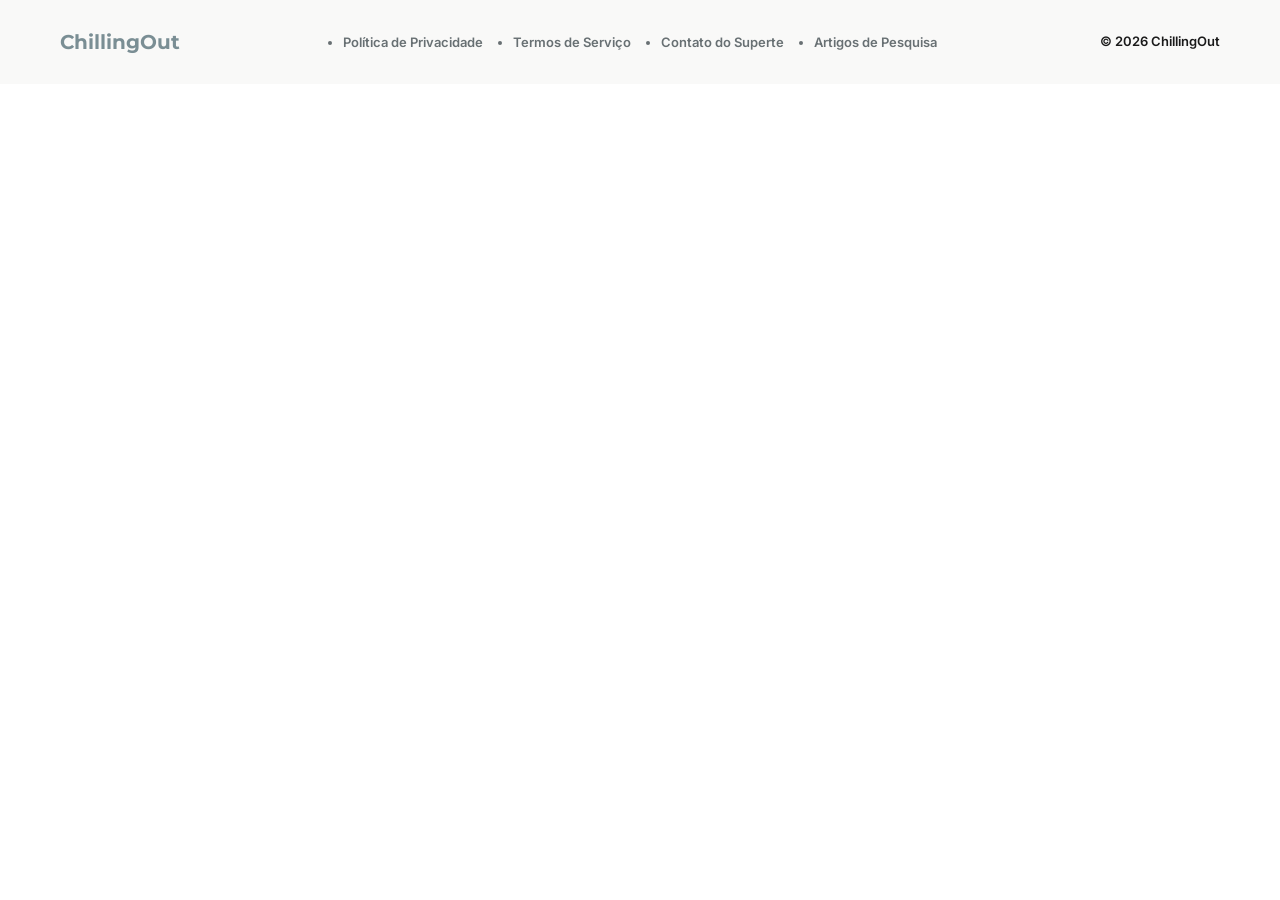
<file: index.html>
<!DOCTYPE html>
<html lang="pt-br">
<head>
    <meta charset="UTF-8">
    <meta name="viewport" content="width=device-width, initial-scale=1.0">
    <link rel="stylesheet" href="./src/style/app.css">
    <title>ChillingOut</title>
</head>
<body>
    <header></header>
    <main>
        <section>

        </section>
        <section>

        </section>
        <section>

        </section>
        <section>
            
        </section>
    </main>
    <footer class="footer-conteiner">
        <h3 class="title-footer">ChillingOut</h3>
        <ul class="footer-list">
            <li class="list-item">Política de Privacidade</li>
            <li class="list-item">Termos de Serviço</li>
            <li class="list-item">Contato do Superte</li>
            <li class="list-item">Artigos de Pesquisa</li>
        </ul>
        <p class="footer-p">&copy; 2026 ChillingOut</p>
    </footer>
</body>
</html>
</file>
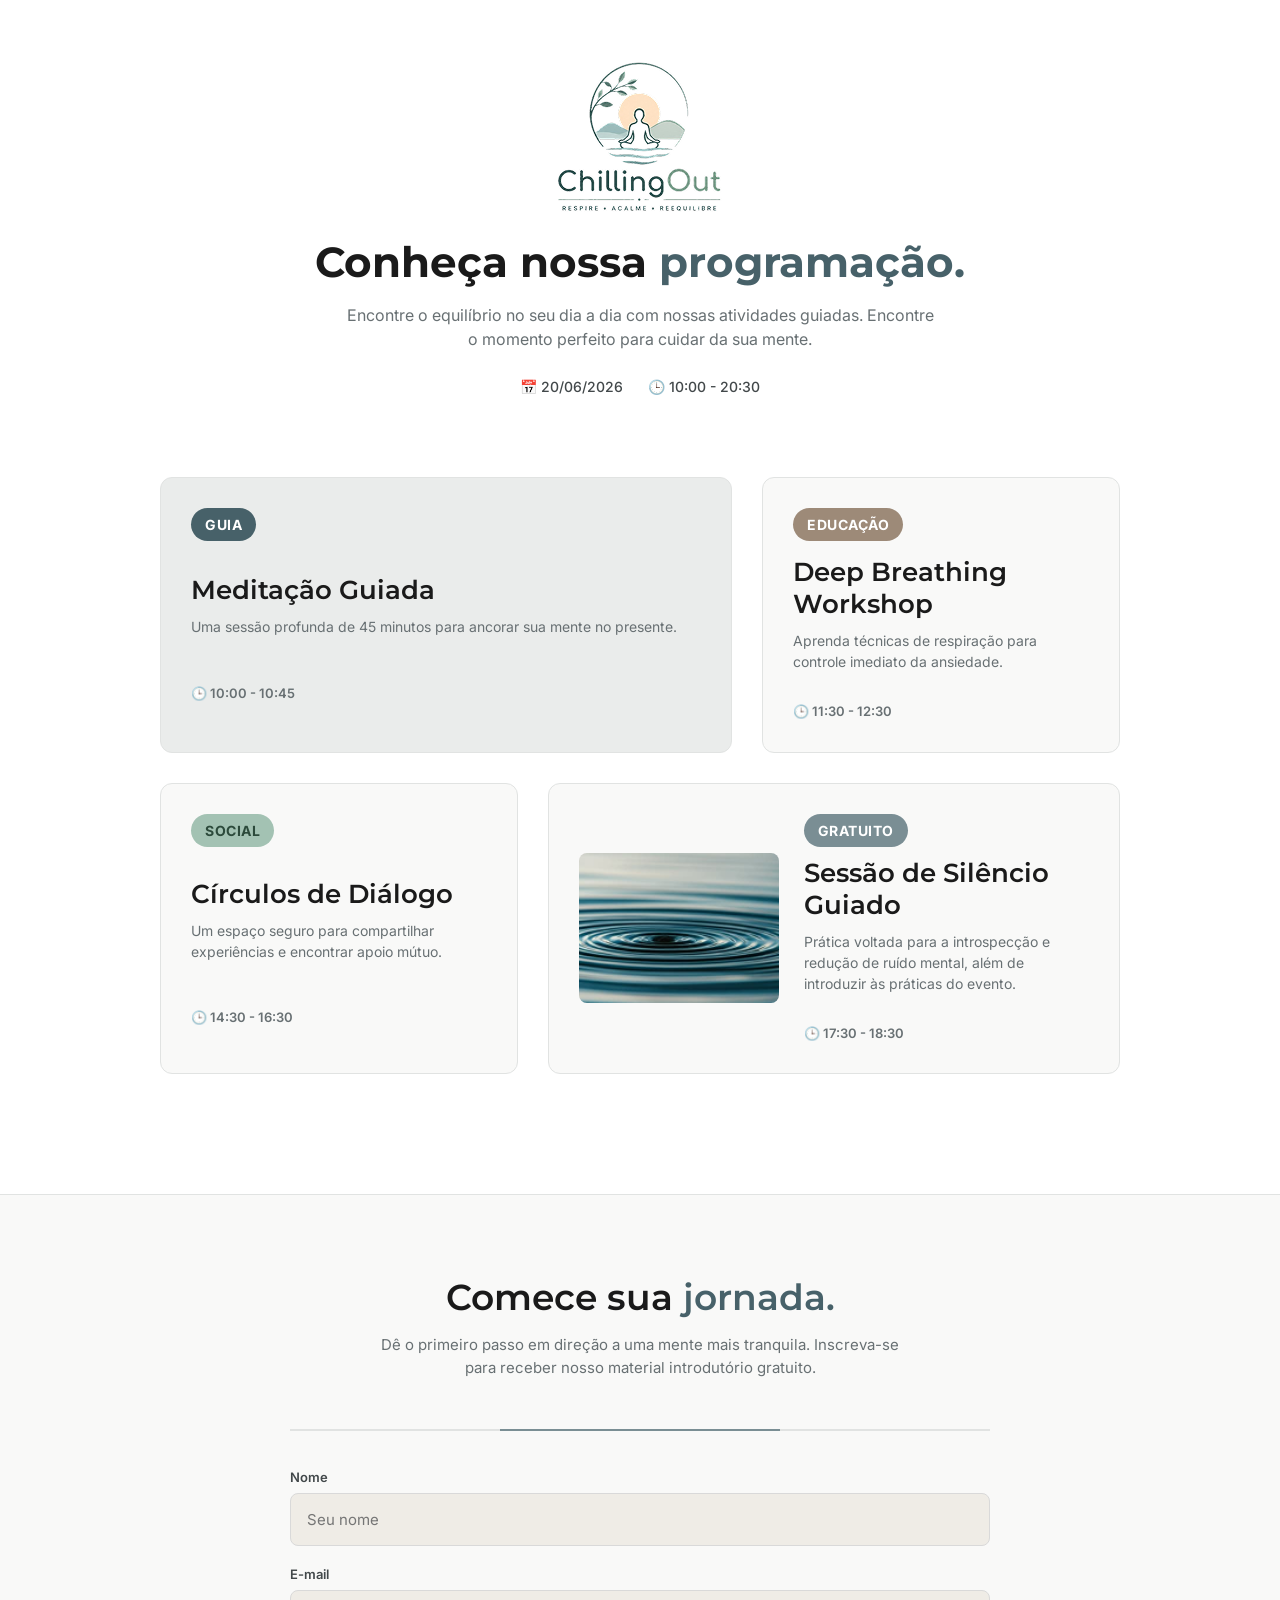
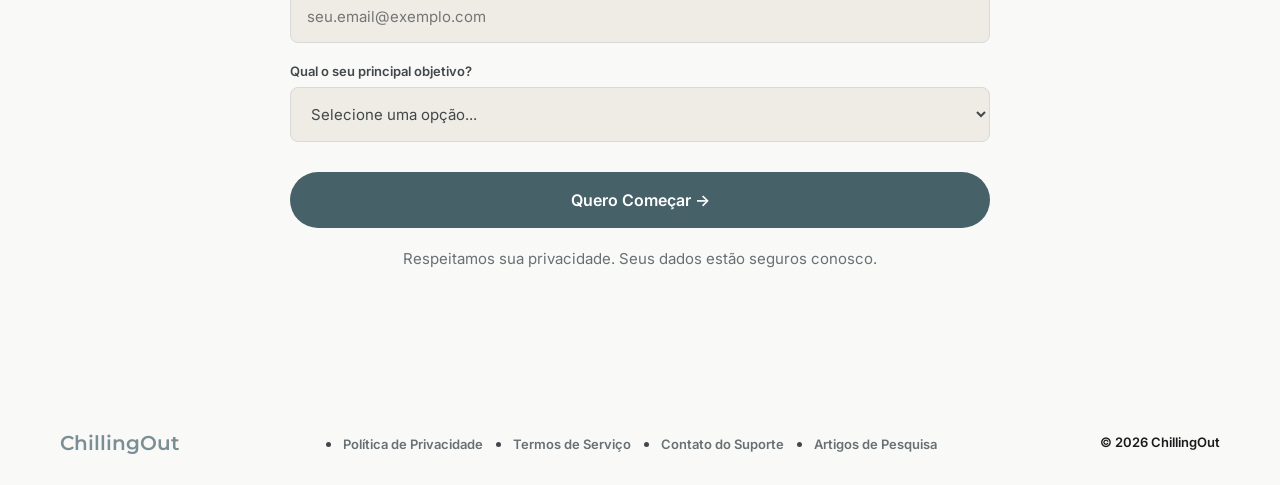
<file: src/pages/cadastro.html>
<!DOCTYPE html>
<html lang="pt-BR">
    <head>
        <meta charset="UTF-8">
        <meta name="viewport" content="width=device-width, initial-scale=1.0">
        <title>ChillingOut - Programação</title>
        <link rel="stylesheet" href="../style/app.css">
    </head>

    <body>
        <div class="pagina-cadastro">
            <main>
                <header>
                    <a href="index.html">
                        <img src="../assets/logo.png" alt="Logo ChillingOut">
                    </a>
                    <h1>
                        Conheça nossa <span>programação.</span>
                    </h1>
                    <p>
                        Encontre o equilíbrio no seu dia a dia com nossas atividades guiadas.
                        Encontre o momento perfeito para cuidar da sua mente.
                    </p>
                    <div class="informacoes-evento">
                        <p>📅 20/06/2026</p>
                        <p>🕒 10:00 - 20:30</p>
                    </div>
                </header>
                <section class="atividades">
                    <div class="linha1">
                        <div class="card meditacao">
                            <p class="categoria cat-guia">GUIA</p>
                            <h2>Meditação Guiada</h2>
                            <p>Uma sessão profunda de 45 minutos para ancorar sua mente no presente.</p>
                            <p class="horario">🕒 10:00 - 10:45</p>
                        </div>
                        <div class="card breathing">
                            <p class="categoria cat-educacao">EDUCAÇÃO</p>
                            <h2>Deep Breathing Workshop</h2>
                            <p>Aprenda técnicas de respiração para controle imediato da ansiedade.</p>
                            <p class="horario">🕒 11:30 - 12:30</p>
                        </div>
                    </div>
                    <div class="linha2">
                        <div class="card dialogo">
                            <p class="categoria cat-social">SOCIAL</p>
                            <h2>Círculos de Diálogo</h2>
                            <p>Um espaço seguro para compartilhar experiências e encontrar apoio mútuo.</p>
                            <p class="horario">🕒 14:30 - 16:30</p>
                        </div>
                        <div class="card silencio">
                            <img src="../assets/agua.png" alt="Ondas na água" class="img-silencio">
                            <div class="texto-silencio">
                                <p class="categoria cat-gratuito">GRATUITO</p>
                                <h2>Sessão de Silêncio Guiado</h2>
                                <p>
                                    Prática voltada para a introspecção e redução de ruído mental,
                                    além de introduzir às práticas do evento.
                                </p>
                                <p class="horario">🕒 17:30 - 18:30</p>
                            </div>
                        </div>
                    </div>
                </section>
            </main>
            <section class="cadastro">
                <h2>
                    Comece sua <span>jornada.</span>
                </h2>
                <p>
                    Dê o primeiro passo em direção a uma mente mais tranquila.
                    Inscreva-se para receber nosso material introdutório gratuito.
                </p>
                <form>
                    <label for="nome">Nome</label>
                    <input type="text" id="nome" name="nome" placeholder="Seu nome" required>
                    <label for="email">E-mail</label>
                    <input type="email" id="email" name="email" placeholder="seu.email@exemplo.com" required>
                    <label for="objetivo">Qual o seu principal objetivo?</label>
                    <select id="objetivo" name="objetivo">
                        <option value="" selected disabled>Selecione uma opção...</option>
                        <option value="reduzir-ansiedade">Reduzir a ansiedade</option>
                        <option value="meditacao">Aprender meditação</option>
                        <option value="autoconhecimento">Desenvolver o autoconhecimento</option>
                        <option value="bem-estar">Melhorar o bem-estar emocional</option>
                    </select>
                    <button type="submit">Quero Começar →</button>
                </form>
                <p class="privacidade">
                    Respeitamos sua privacidade. Seus dados estão seguros conosco.
                </p>
            </section>
            <footer>
                <h2 class="title-footer">ChillingOut</h2>
                <nav class="nav-footer">
                    <ul class="footer-list">
                        <li><a href="#" class="list-item">Política de Privacidade</a></li>
                        <li><a href="#" class="list-item">Termos de Serviço</a></li>
                        <li><a href="#" class="list-item">Contato do Suporte</a></li>
                        <li><a href="#" class="list-item">Artigos de Pesquisa</a></li>
                    </ul>
                </nav>
                <p>© 2026 ChillingOut</p>
            </footer>
        </div>
    </body>
</html>
</file>
<file: src/style/app.css>
/* Importações de fontes pelo Google Fonts */
@import url("https://fonts.googleapis.com/css2?family=Montserrat:ital,wght@0,100..900;1,100..900&display=swap");
@import url("https://fonts.googleapis.com/css2?family=Inter:ital,opsz,wght@0,14..32,100..900;1,14..32,100..900&display=swap");

/* --- Variáveis Globais --- */
:root {
    /* Fontes */
    --font-title: "Montserrat", sans-serif;
    --font-text: "Inter", sans-serif;

    /* Cores base */
    --color-page-bg: #FFFFFF;
    --color-section-bg: #F9F9F8;
    --color-card-bg: #F9F9F8;
    --color-card-highlight-bg: #EAECEB;
    --color-input-bg: #EFECE6;

    /* Cores de texto */
    --color-title: #1A1A1A;
    --color-text: #42484A;
    --color-text-muted: #687073;
    --color-text-light: #FFFFFF;
    --color-tag-social-text: #2C4A3B;

    /* Cores principais */
    --color-primary: #476169;
    --color-primary-hover: #364B52;
    --color-secondary: #7A8E94;

    /* Cores de categorias */
    --color-category-guide: #476169;
    --color-category-education: #9D8A78;
    --color-category-social: #A3C2B3;
    --color-category-free: #7A8E94;

    /* Cores de borda e sombra */
    --color-border: #E1E3E2;
    --color-input-border: #D9D9D9;
    --color-card-shadow: rgba(83, 119, 142, 0.825);

    /* Pesos */
    --font-weight-medium: 500;
    --font-weight-semibold: 600;
    --font-weight-bold: 700;

    /* Tipografia */
    --line-height-text: 1.5;
    --letter-spacing-category: 0.5px;

    --font-size-category: 10px;
    --font-size-privacy: 12px;
    --font-size-small: 13px;
    --font-size-card-text: 14px;
    --font-size-form: 15px;
    --font-size-base: 16px;
    --font-size-footer-title: 20px;
    --font-size-card-title: 26px;
    --font-size-section-title: 36px;
    --font-size-page-title: 42px;

    /* Medidas reutilizáveis */
    --size-none: 0;
    --size-border: 1px;
    --size-line: 2px;
    --size-shadow-blur: 3px;
    --size-shadow-spread: 3px;
    --size-category-padding-y: 6px;
    --size-radius-small: 8px;
    --size-space-small: 10px;
    --size-radius-card: 12px;
    --size-category-padding-x: 14px;
    --size-space-md: 15px;
    --size-input-padding: 16px;
    --size-button-padding: 18px;
    --size-space-lg: 20px;
    --size-space-xl: 25px;
    --size-space-xxl: 30px;
    --size-form-padding-top: 40px;
    --size-space-section: 50px;
    --size-main-padding-y: 60px;
    --size-section-padding-y: 80px;
    --size-image-max-height: 150px;
    --size-image-width: 200px;
    --size-text-cadastro-max: 550px;
    --size-header-text-max: 600px;
    --size-form-max: 700px;
    --size-main-max: 1000px;

    /* Porcentagens e grid */
    --width-full: 100%;
    --width-form-line-active: 40%;
    --position-center: 50%;
    --position-center-negative: -50%;
    --grid-column-base: 1fr;
    --grid-column-wide: 1.6fr;

    /* Bordas */
    --radius-button: 30px;
    --radius-pill: 100px;

    /* Animações e efeitos */
    --transition-fast: 0.3s;
    --card-hover-distance: -7px;
    --shadow-card-hover: 2px 2px var(--size-shadow-blur) var(--size-shadow-spread) var(--color-card-shadow);
}

/* --- Reset Global e Body --- */
* {
    margin: var(--size-none);
    padding: var(--size-none);
    box-sizing: border-box;
}

body {
    font-family: var(--font-text);
}

h1,
h2,
h3,
button {
    font-family: var(--font-title);
}

.pagina-cadastro {
    background: var(--color-page-bg);
    font-family: var(--font-text);
    color: var(--color-text);
}

.pagina-cadastro main {
    max-width: var(--size-main-max);
    margin: var(--size-none) auto;
    padding: var(--size-main-padding-y) var(--size-space-lg);
}

/* --- Tipografia Geral --- */
h1 {
    font-family: var(--font-title);
    font-size: var(--font-size-page-title);
    text-align: center;
    color: var(--color-title);
    margin-bottom: var(--size-space-md);
}

h1 span {
    color: var(--color-primary);
}

h2 {
    font-family: var(--font-title);
    font-size: var(--font-size-card-title);
    font-weight: var(--font-weight-semibold);
    color: var(--color-title);
}

p {
    line-height: var(--line-height-text);
}

/* --- Header --- */
.pagina-cadastro header {
    text-align: center;
    margin-bottom: var(--size-section-padding-y);
    display: flex;
    flex-direction: column;
    align-items: center;
}

.pagina-cadastro header img {
    margin-bottom: var(--size-space-lg);
    cursor: pointer;
}

.pagina-cadastro header > p {
    font-size: var(--font-size-base);
    max-width: var(--size-header-text-max);
    color: var(--color-text-muted);
}

.informacoes-evento {
    display: flex;
    justify-content: center;
    gap: var(--size-space-xl);
    margin-top: var(--size-space-xl);
}

.informacoes-evento p {
    font-size: var(--font-size-card-text);
    font-weight: var(--font-weight-medium);
    color: var(--color-text);
}

/* --- Seção de Atividades (Cards) --- */
.atividades {
    display: flex;
    flex-direction: column;
    gap: var(--size-space-xxl);
    margin-bottom: var(--size-main-padding-y);
}

.linha1 {
    display: grid;
    grid-template-columns: var(--grid-column-wide) var(--grid-column-base);
    gap: var(--size-space-xxl);
}

.linha2 {
    display: grid;
    grid-template-columns: var(--grid-column-base) var(--grid-column-wide);
    gap: var(--size-space-xxl);
}

.card {
    border: var(--size-border) solid var(--color-border);
    border-radius: var(--size-radius-card);
    padding: var(--size-space-xxl);
    display: flex;
    flex-direction: column;
    align-items: flex-start;
    background: var(--color-card-bg);
    transition: transform var(--transition-fast) ease;
}

.card:hover {
    transform: translateY(var(--card-hover-distance));
    box-shadow: var(--shadow-card-hover);
}

.card h2 {
    margin: var(--size-space-md) var(--size-none) var(--size-space-small) var(--size-none);
}

.card > p {
    font-size: var(--font-size-card-text);
    color: var(--color-text-muted);
    margin-bottom: auto;
}

.horario {
    font-size: var(--font-size-small) !important;
    font-weight: var(--font-weight-semibold);
    margin-top: var(--size-space-xxl);
    color: var(--color-text);
}

/* Estilização das Tags/Categorias */
.categoria {
    font-size: var(--font-size-category);
    font-weight: var(--font-weight-bold);
    letter-spacing: var(--letter-spacing-category);
    color: var(--color-text-light) !important;
    padding: var(--size-category-padding-y) var(--size-category-padding-x);
    border-radius: var(--radius-pill);
    text-transform: uppercase;
}

.cat-guia {
    background: var(--color-category-guide);
}

.cat-educacao {
    background: var(--color-category-education);
}

.cat-social {
    background: var(--color-category-social);
    color: var(--color-tag-social-text) !important;
}

.cat-gratuito {
    background: var(--color-category-free);
}

/* Fundos específicos dos cards baseados no Figma */
.meditacao {
    background: var(--color-card-highlight-bg);
}

/* Estrutura especial para o Card Silêncio */
.silencio {
    flex-direction: row;
    align-items: center;
    gap: var(--size-space-xl);
}

.img-silencio {
    width: var(--size-image-width);
    height: var(--width-full);
    max-height: var(--size-image-max-height);
    object-fit: cover;
    border-radius: var(--size-radius-small);
}

.texto-silencio {
    display: flex;
    flex-direction: column;
    align-items: flex-start;
    height: var(--width-full);
}

.texto-silencio > p {
    font-size: var(--font-size-card-text);
    color: var(--color-text-muted);
    margin-bottom: auto;
}

.texto-silencio h2 {
    margin: var(--size-space-small) var(--size-none);
}

/* --- Seção de Cadastro --- */
.cadastro {
    background: var(--color-section-bg);
    padding: var(--size-section-padding-y) var(--size-space-lg);
    display: flex;
    flex-direction: column;
    align-items: center;
    border-top: var(--size-border) solid var(--color-border);
}

.cadastro h2 {
    font-size: var(--font-size-section-title);
    margin-bottom: var(--size-space-md);
}

.cadastro h2 span {
    color: var(--color-primary);
}

.cadastro > p {
    max-width: var(--size-text-cadastro-max);
    text-align: center;
    margin-bottom: var(--size-space-section);
    font-size: var(--font-size-form);
    color: var(--color-text-muted);
}

/* Formulário e Linha Decorativa */
.cadastro form {
    width: var(--width-full);
    max-width: var(--size-form-max);
    display: flex;
    flex-direction: column;
    position: relative;
    padding-top: var(--size-form-padding-top);
}

.cadastro form::before {
    content: "";
    position: absolute;
    top: var(--size-none);
    left: var(--size-none);
    width: var(--width-full);
    height: var(--size-line);
    background: var(--color-border);
}

.cadastro form::after {
    content: "";
    position: absolute;
    top: var(--size-none);
    left: var(--position-center);
    transform: translateX(var(--position-center-negative));
    width: var(--width-form-line-active);
    height: var(--size-line);
    background: var(--color-secondary);
}

.cadastro label {
    font-size: var(--font-size-small);
    font-weight: var(--font-weight-semibold);
    margin: var(--size-space-lg) var(--size-none) var(--size-radius-small) var(--size-none);
}

.cadastro label:first-of-type {
    margin-top: var(--size-none);
}

.cadastro input,
.cadastro select {
    font-family: var(--font-text);
    font-size: var(--font-size-form);
    padding: var(--size-input-padding);
    border: var(--size-border) solid var(--color-input-border);
    border-radius: var(--size-radius-small);
    background-color: var(--color-input-bg);
    color: var(--color-text);
    outline: none;
    transition: border-color var(--transition-fast);
}

.cadastro input:focus,
.cadastro select:focus {
    border-color: var(--color-primary);
}

.cadastro button {
    background-color: var(--color-primary);
    color: var(--color-text-light);
    font-family: var(--font-text);
    font-size: var(--font-size-base);
    font-weight: var(--font-weight-semibold);
    padding: var(--size-button-padding);
    border: none;
    border-radius: var(--radius-button);
    cursor: pointer;
    margin-top: var(--size-space-xxl);
    transition: background-color var(--transition-fast);
    width: var(--width-full);
}

.cadastro button:hover {
    background-color: var(--color-primary-hover);
}

.privacidade {
    font-size: var(--font-size-privacy);
    color: var(--color-text-muted);
    margin-top: var(--size-space-lg);
}

/* --- Rodapé --- */
footer {
    background: var(--color-section-bg);
    padding: var(--size-space-xxl) var(--size-main-padding-y);
    display: flex;
    justify-content: space-between;
    align-items: center;
    flex-wrap: wrap;
    gap: var(--size-space-lg);
}

.title-footer {
    font-size: var(--font-size-footer-title);
    color: var(--color-secondary);
    margin: var(--size-none);
}

.footer-list {
    display: flex;
    gap: var(--size-space-xxl);
}

.list-item {
    text-decoration: none;
    color: var(--color-text-muted);
    font-size: var(--font-size-small);
    font-weight: var(--font-weight-semibold);
    transition: color var(--transition-fast);
}

.list-item:hover {
    color: var(--color-primary);
}

footer p {
    font-size: var(--font-size-small);
    color: var(--color-title);
    font-weight: var(--font-weight-semibold);
    margin: var(--size-none);
}
</file>
